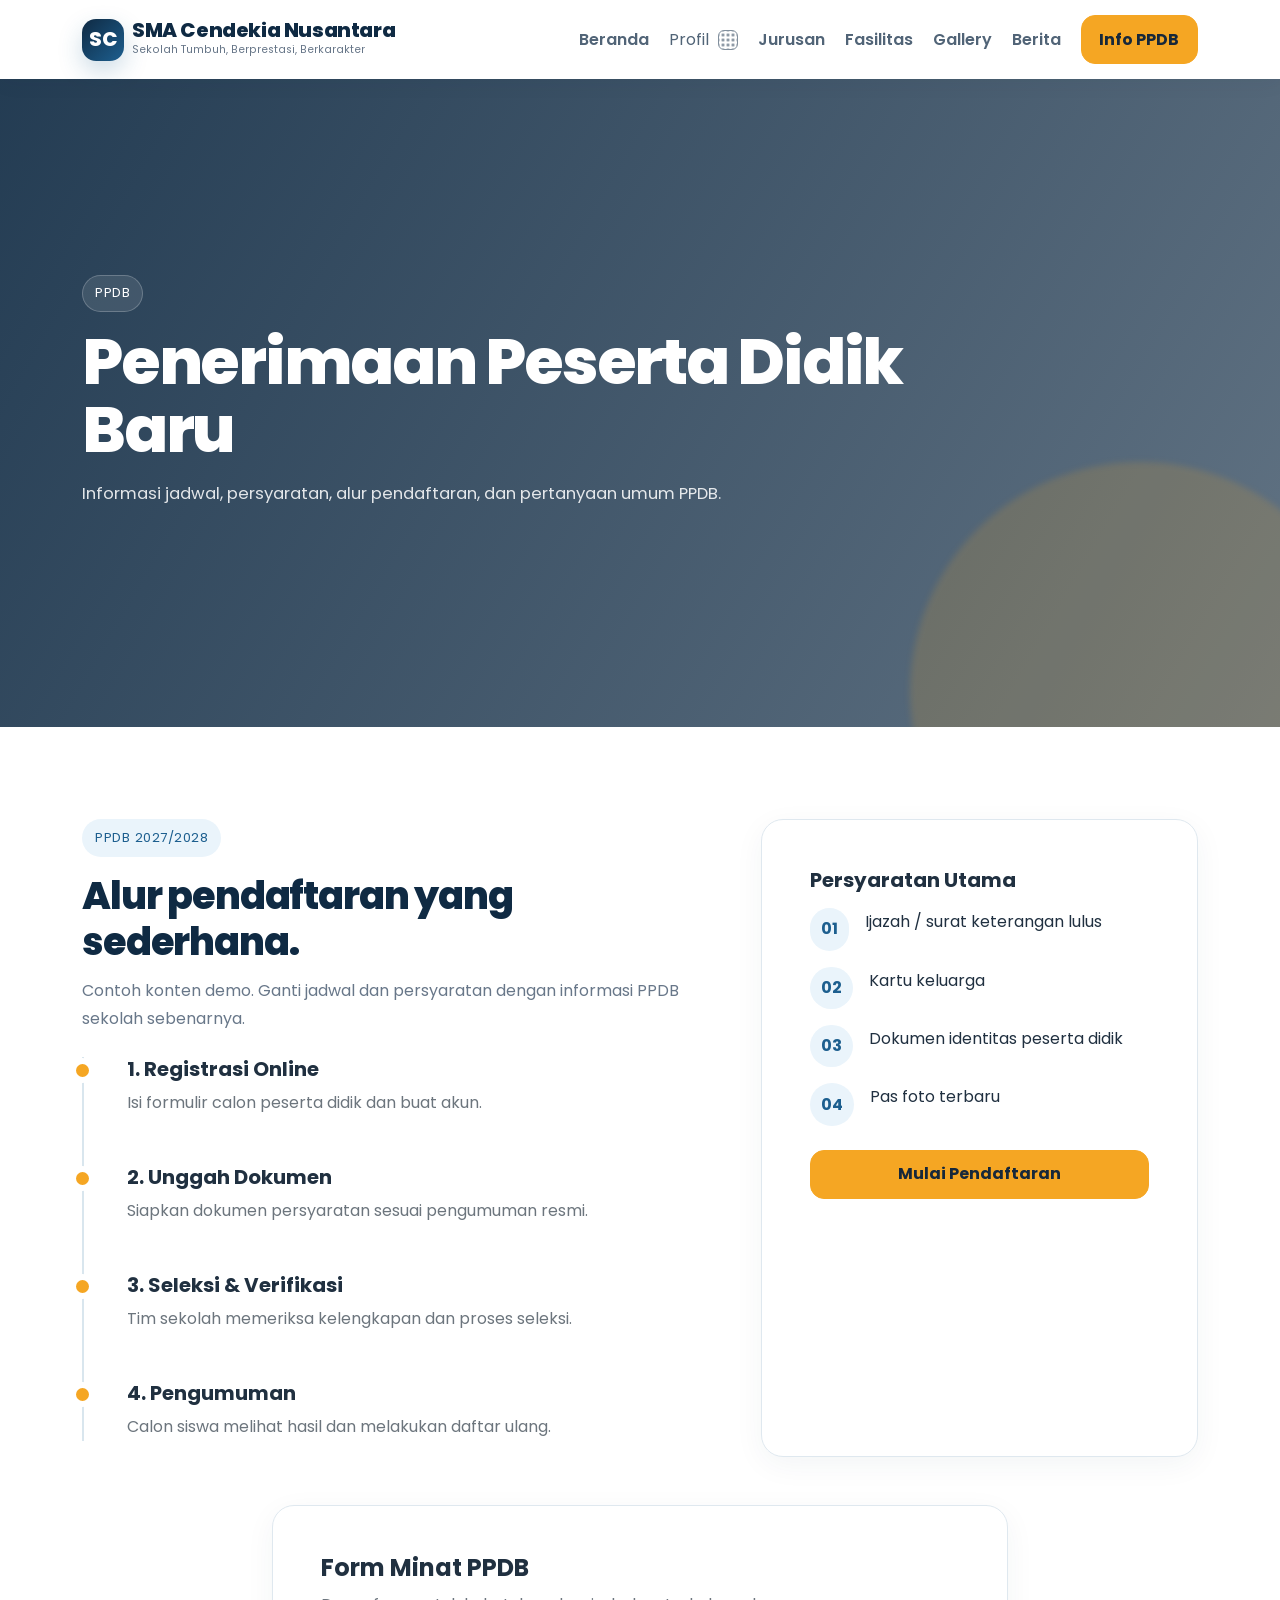
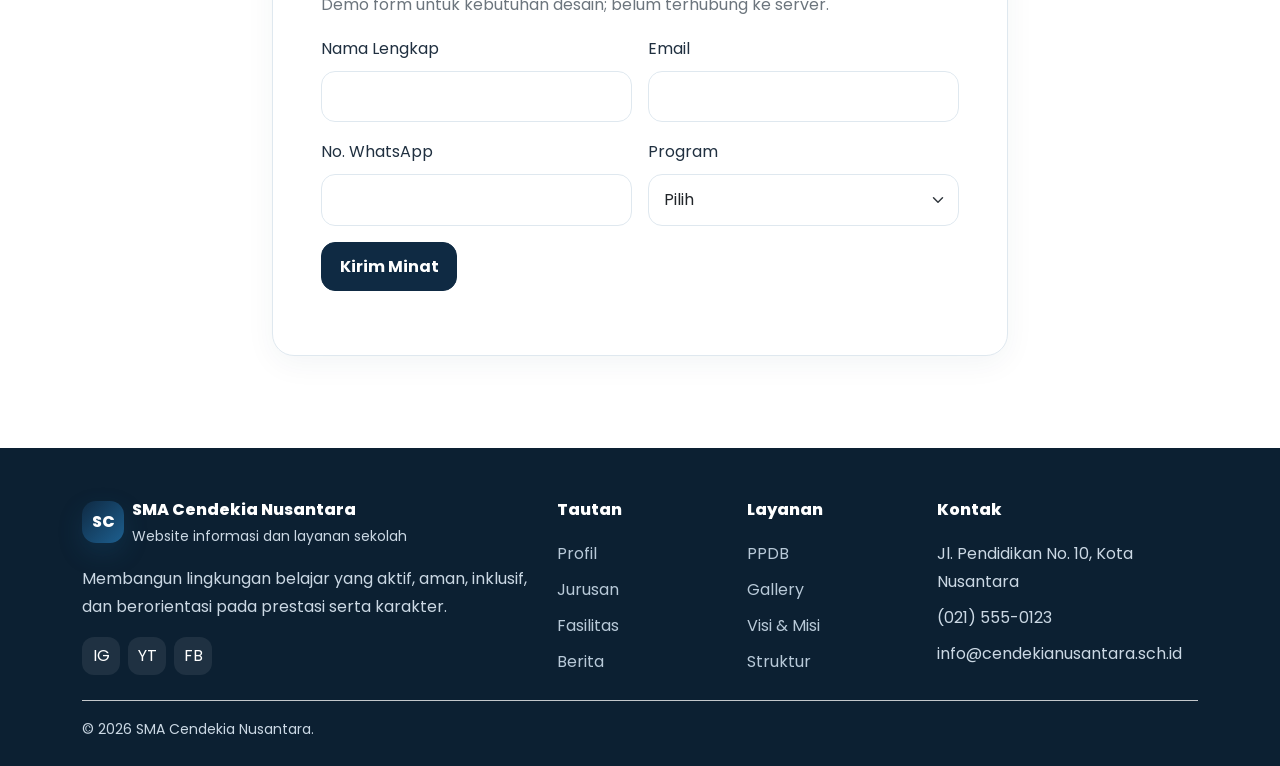
<file: ppdb.html>
<html lang="id">
<head>
<meta charset="utf-8"/>
<meta content="width=device-width, initial-scale=1" name="viewport"/>
<meta content="Website resmi SMA Cendekia Nusantara - informasi profil, akademik, kegiatan, fasilitas, berita, dan PPDB." name="description"/>
<title>PPDB | SMA Cendekia Nusantara</title>
<link href="https://fonts.googleapis.com" rel="preconnect"/>
<link crossorigin="" href="https://fonts.gstatic.com" rel="preconnect"/>
<link href="https://fonts.googleapis.com/css2?family=Poppins:wght@300;400;500;600;700;800&display=swap" rel="stylesheet"/>
<link crossorigin="anonymous" href="https://cdn.jsdelivr.net/npm/bootstrap@5.3.8/dist/css/bootstrap.min.css" integrity="sha384-sRIl4kxILFvY47J16cr9ZwB07vP4J8+LH7qKQnuqkuIAvNWLzeN8tE5YBujZqJLB" rel="stylesheet"/>
<link href="https://cdn.jsdelivr.net/npm/aos@2.3.4/dist/aos.css" rel="stylesheet"/>
<link href="style.css" rel="stylesheet"/>
</head>
<body data-page="ppdb">
<nav class="navbar navbar-expand-lg sticky-top">
  <div class="container">
    <a class="navbar-brand d-flex align-items-center gap-2" href="index.html" aria-label="SMA Cendekia Nusantara - Beranda">
      <span class="brand-mark">SC</span>
      <span><span class="brand-title d-block">SMA Cendekia Nusantara</span><span class="brand-sub">Sekolah Tumbuh, Berprestasi, Berkarakter</span></span>
    </a>
    <button class="navbar-toggler border-0 shadow-none" type="button" data-bs-toggle="collapse" data-bs-target="#mainNav" aria-controls="mainNav" aria-expanded="false" aria-label="Buka navigasi"><span class="navbar-toggler-icon"></span></button>
    <div class="collapse navbar-collapse" id="mainNav">
      <ul class="navbar-nav ms-auto align-items-lg-center gap-lg-1">
        <li class="nav-item"><a class="nav-link" href="index.html">Beranda</a></li>
        <li class="nav-item profile-dropdown">
          <button class="nav-link profile-dropdown-toggle" type="button" id="profilDropdown" aria-expanded="false" aria-haspopup="true" aria-controls="profilMenu">
            <span class="profile-current-label">Profil</span><span class="profile-grid-icon" aria-hidden="true" title="Buka pilihan Profil"></span>
          </button>
          <ul class="dropdown-menu border-0 shadow-sm rounded-4 p-2 profile-menu" id="profilMenu" aria-labelledby="profilDropdown">
            <li><a class="dropdown-item rounded-3" href="profil.html">Profil Singkat</a></li><li><a class="dropdown-item rounded-3" href="visi-misi.html">Visi &amp; Misi</a></li><li><a class="dropdown-item rounded-3" href="struktur.html">Struktur Organisasi</a></li>
          </ul>
        </li>
        <li class="nav-item"><a class="nav-link" href="jurusan.html">Jurusan</a></li>
        <li class="nav-item"><a class="nav-link" href="fasilitas.html">Fasilitas</a></li>
        <li class="nav-item"><a class="nav-link" href="gallery.html">Gallery</a></li>
        <li class="nav-item"><a class="nav-link" href="berita.html">Berita</a></li>
        <li class="nav-item ms-lg-2 mt-2 mt-lg-0"><a class="btn btn-accent btn-school" href="ppdb.html" aria-current="page">Info PPDB</a></li>
      </ul>
    </div>
  </div>
</nav>
<main>
<section class="hero parallax" id="ppdb" style="--hero-image:url('https://images.unsplash.com/photo-1529156069898-49953e39b3ac?auto=format&amp;fit=crop&amp;w=1800&amp;q=85')"><div class="container hero-content py-5"><div class="row align-items-center"><div class="col-lg-9" data-aos="fade-up"><span class="eyebrow">PPDB</span><h1 class="mt-3 mb-3">Penerimaan Peserta Didik Baru</h1><p class="mb-4">Informasi jadwal, persyaratan, alur pendaftaran, dan pertanyaan umum PPDB.</p></div></div></div></section>
<section class="section"><div class="container"><div class="row g-5"><div class="col-lg-7"><div class="section-title" data-aos="fade-up"><span class="eyebrow">PPDB 2027/2028</span><h2>Alur pendaftaran yang sederhana.</h2><p>Contoh konten demo. Ganti jadwal dan persyaratan dengan informasi PPDB sekolah sebenarnya.</p></div><div class="timeline mt-4" data-aos="fade-up"><div class="timeline-item"><h5 class="fw-bold">1. Registrasi Online</h5><p class="text-secondary">Isi formulir calon peserta didik dan buat akun.</p></div><div class="timeline-item"><h5 class="fw-bold">2. Unggah Dokumen</h5><p class="text-secondary">Siapkan dokumen persyaratan sesuai pengumuman resmi.</p></div><div class="timeline-item"><h5 class="fw-bold">3. Seleksi &amp; Verifikasi</h5><p class="text-secondary">Tim sekolah memeriksa kelengkapan dan proses seleksi.</p></div><div class="timeline-item pb-0"><h5 class="fw-bold">4. Pengumuman</h5><p class="text-secondary">Calon siswa melihat hasil dan melakukan daftar ulang.</p></div></div></div><div class="col-lg-5" data-aos="fade-left"><div class="card-school p-4 p-lg-5"><h5 class="fw-bold">Persyaratan Utama</h5><div class="d-grid gap-3 mt-3"><div class="d-flex gap-3"><span class="badge-soft">01</span><span>Ijazah / surat keterangan lulus</span></div><div class="d-flex gap-3"><span class="badge-soft">02</span><span>Kartu keluarga</span></div><div class="d-flex gap-3"><span class="badge-soft">03</span><span>Dokumen identitas peserta didik</span></div><div class="d-flex gap-3"><span class="badge-soft">04</span><span>Pas foto terbaru</span></div></div><a class="btn btn-accent btn-school w-100 mt-4" href="#form-ppdb">Mulai Pendaftaran</a></div></div></div><div class="row mt-5" id="form-ppdb"><div class="col-lg-8 mx-auto" data-aos="fade-up"><div class="card-school p-4 p-lg-5"><h4 class="fw-bold">Form Minat PPDB</h4><p class="text-secondary">Demo form untuk kebutuhan desain; belum terhubung ke server.</p><form data-demo-form=""><div class="row g-3"><div class="col-md-6"><label class="form-label">Nama Lengkap</label><input class="form-control" required=""/></div><div class="col-md-6"><label class="form-label">Email</label><input class="form-control" required="" type="email"/></div><div class="col-md-6"><label class="form-label">No. WhatsApp</label><input class="form-control" required=""/></div><div class="col-md-6"><label class="form-label">Program</label><select class="form-select" required=""><option value="">Pilih</option><option>Sains &amp; Teknologi</option><option>Sosial &amp; Humaniora</option><option>Bahasa &amp; Kreatif</option></select></div><div class="col-12"><button class="btn btn-primary btn-school" type="submit">Kirim Minat</button><div class="alert alert-success mt-3 d-none form-alert">Data demo berhasil dikirim.</div></div></div></form></div></div></div></div></section>
</main>
<footer class="pt-5 pb-4 mt-0">
  <div class="container">
    <div class="row g-4 pb-4">
      <div class="col-lg-5" data-aos="fade-up">
        <div class="d-flex align-items-center gap-2 mb-3"><span class="brand-mark">SC</span><div><div class="footer-title">SMA Cendekia Nusantara</div><small>Website informasi dan layanan sekolah</small></div></div>
        <p class="mb-3">Membangun lingkungan belajar yang aktif, aman, inklusif, dan berorientasi pada prestasi serta karakter.</p>
        <div class="d-flex gap-2"><a aria-label="Instagram" class="social" href="https://www.instagram.com/">IG</a><a aria-label="YouTube" class="social" href="https://www.youtube.com/">YT</a><a aria-label="Facebook" class="social" href="https://www.facebook.com/">FB</a></div>
      </div>
      <div class="col-6 col-lg-2" data-aos="fade-up" data-aos-delay="100"><div class="footer-title mb-3">Tautan</div><div class="d-grid gap-2"><a class="footer-link" href="profil.html">Profil</a><a class="footer-link" href="jurusan.html">Jurusan</a><a class="footer-link" href="fasilitas.html">Fasilitas</a><a class="footer-link" href="berita.html">Berita</a></div></div>
      <div class="col-6 col-lg-2" data-aos="fade-up" data-aos-delay="150"><div class="footer-title mb-3">Layanan</div><div class="d-grid gap-2"><a class="footer-link" href="ppdb.html">PPDB</a><a class="footer-link" href="gallery.html">Gallery</a><a class="footer-link" href="visi-misi.html">Visi &amp; Misi</a><a class="footer-link" href="struktur.html">Struktur</a></div></div>
      <div class="col-lg-3" data-aos="fade-up" data-aos-delay="200"><div class="footer-title mb-3">Kontak</div><p class="mb-2">Jl. Pendidikan No. 10, Kota Nusantara</p><p class="mb-2">(021) 555-0123</p><p class="mb-0">info@cendekianusantara.sch.id</p></div>
    </div>
    <div class="border-top border-secondary-subtle pt-3 d-flex flex-column flex-md-row justify-content-between gap-2 small"><span>© <span data-year></span> SMA Cendekia Nusantara.</span></div>
  </div>
</footer>
<button class="back-top" aria-label="Kembali ke atas">↑</button>
<script src="https://cdn.jsdelivr.net/npm/bootstrap@5.3.8/dist/js/bootstrap.bundle.min.js" integrity="sha384-FKyoEForCGlyvwx9Hj09JcYn3nv7wiPVlz7YYJrWVcXK/BmnVDxM+D2scQbITxI" crossorigin="anonymous"></script>
<script src="https://cdn.jsdelivr.net/npm/aos@2.3.4/dist/aos.js"></script>
<script src="script.js"></script>
</body>
</html>
</file>
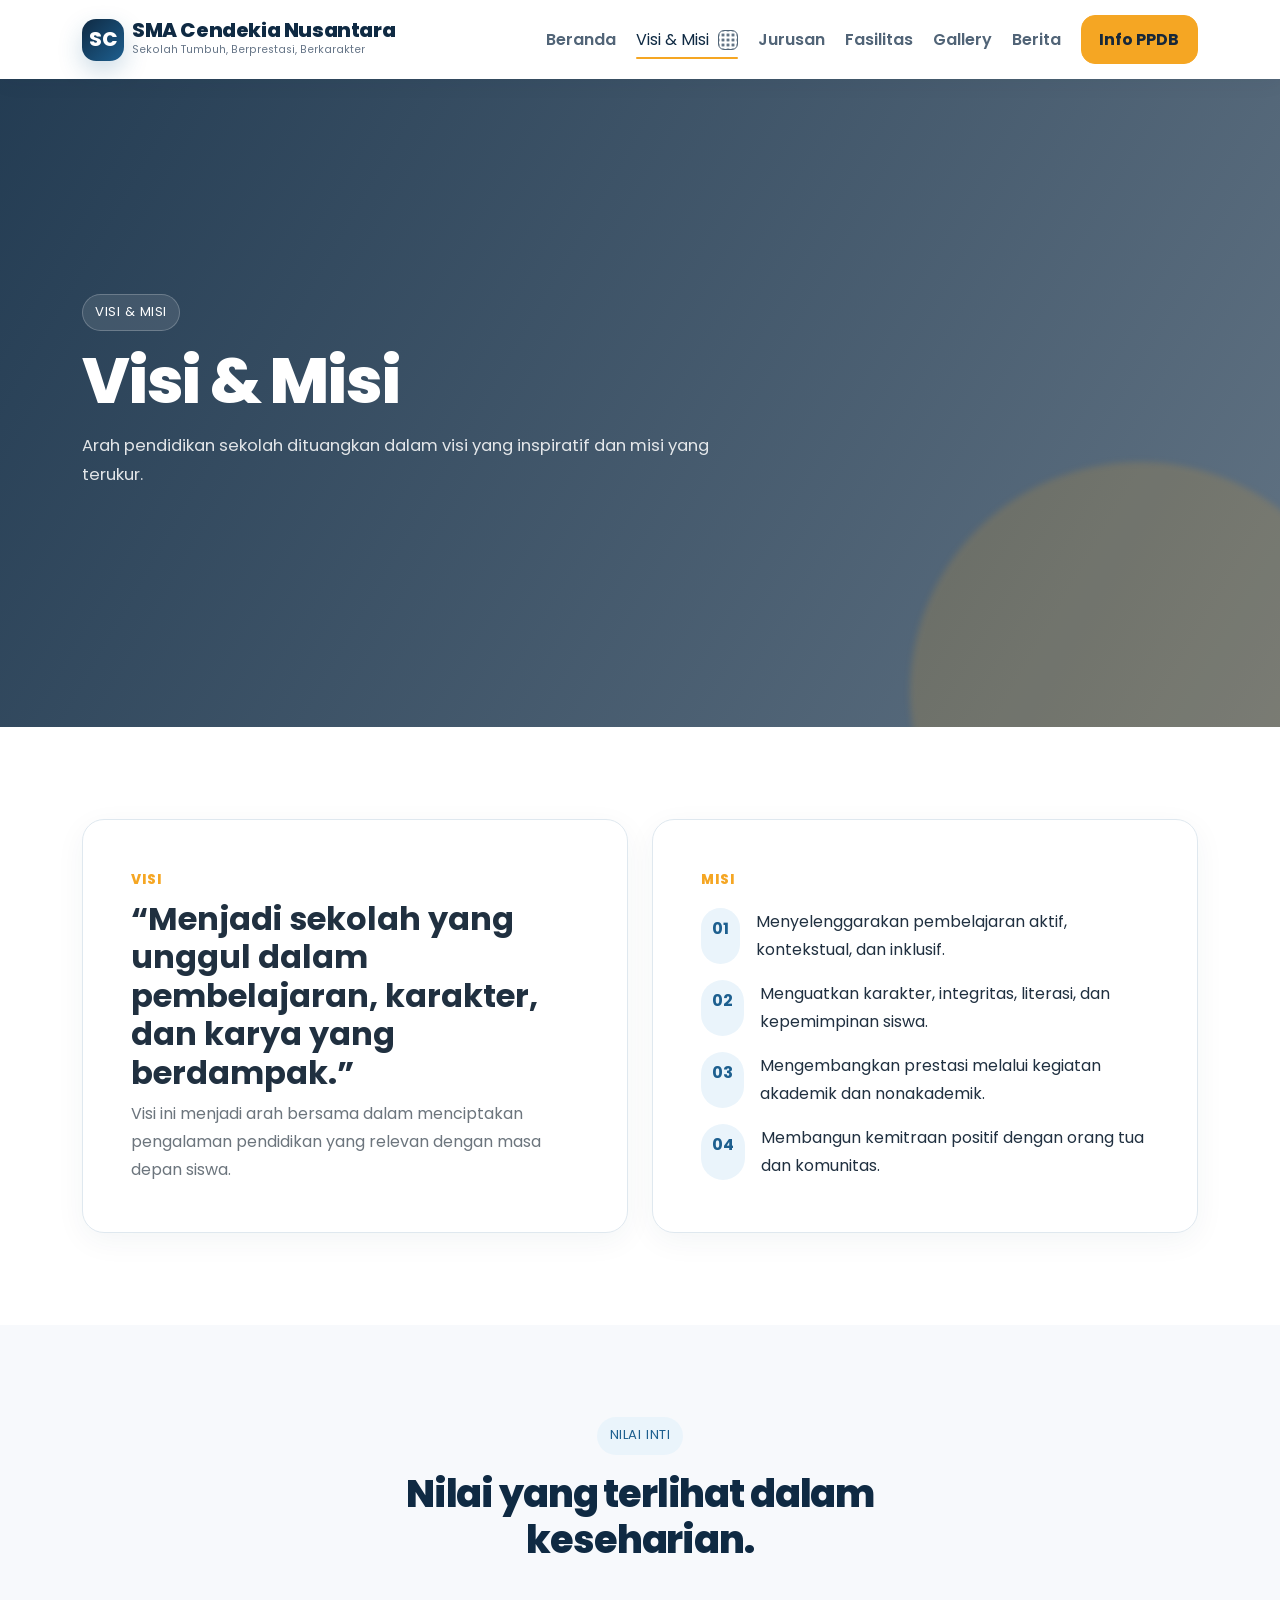
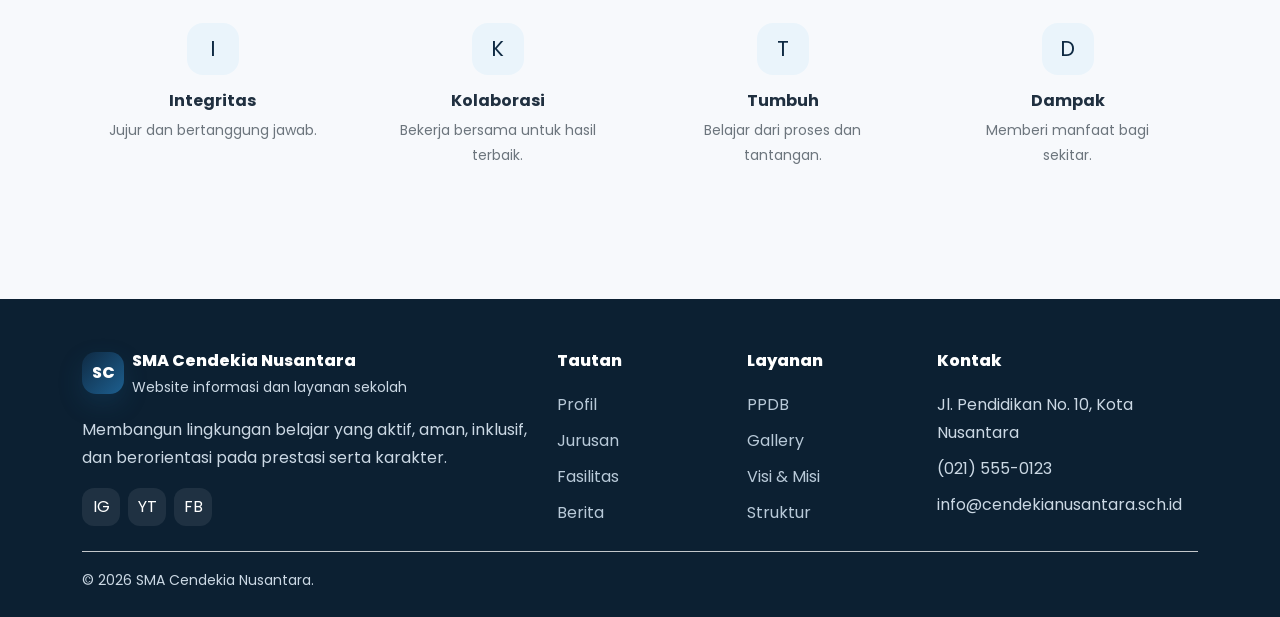
<file: visi-misi.html>
<html lang="id">
<head>
<meta charset="utf-8"/>
<meta content="width=device-width, initial-scale=1" name="viewport"/>
<meta content="Website resmi SMA Cendekia Nusantara - informasi profil, akademik, kegiatan, fasilitas, berita, dan PPDB." name="description"/>
<title>Visi & Misi | SMA Cendekia Nusantara</title>
<link href="https://fonts.googleapis.com" rel="preconnect"/>
<link crossorigin="" href="https://fonts.gstatic.com" rel="preconnect"/>
<link href="https://fonts.googleapis.com/css2?family=Poppins:wght@300;400;500;600;700;800&display=swap" rel="stylesheet"/>
<link crossorigin="anonymous" href="https://cdn.jsdelivr.net/npm/bootstrap@5.3.8/dist/css/bootstrap.min.css" integrity="sha384-sRIl4kxILFvY47J16cr9ZwB07vP4J8+LH7qKQnuqkuIAvNWLzeN8tE5YBujZqJLB" rel="stylesheet"/>
<link href="https://cdn.jsdelivr.net/npm/aos@2.3.4/dist/aos.css" rel="stylesheet"/>
<link href="style.css" rel="stylesheet"/>
</head>
<body data-page="visi-misi">
<nav class="navbar navbar-expand-lg sticky-top">
  <div class="container">
    <a class="navbar-brand d-flex align-items-center gap-2" href="index.html" aria-label="SMA Cendekia Nusantara - Beranda">
      <span class="brand-mark">SC</span>
      <span><span class="brand-title d-block">SMA Cendekia Nusantara</span><span class="brand-sub">Sekolah Tumbuh, Berprestasi, Berkarakter</span></span>
    </a>
    <button class="navbar-toggler border-0 shadow-none" type="button" data-bs-toggle="collapse" data-bs-target="#mainNav" aria-controls="mainNav" aria-expanded="false" aria-label="Buka navigasi"><span class="navbar-toggler-icon"></span></button>
    <div class="collapse navbar-collapse" id="mainNav">
      <ul class="navbar-nav ms-auto align-items-lg-center gap-lg-1">
        <li class="nav-item"><a class="nav-link" href="index.html">Beranda</a></li>
        <li class="nav-item profile-dropdown">
          <button class="nav-link profile-dropdown-toggle active" type="button" id="profilDropdown" aria-expanded="false" aria-haspopup="true" aria-controls="profilMenu">
            <span class="profile-current-label">Visi &amp; Misi</span><span class="profile-grid-icon" aria-hidden="true" title="Buka pilihan Profil"></span>
          </button>
          <ul class="dropdown-menu border-0 shadow-sm rounded-4 p-2 profile-menu" id="profilMenu" aria-labelledby="profilDropdown">
            <li><a class="dropdown-item rounded-3" href="profil.html">Profil Singkat</a></li><li><a class="dropdown-item rounded-3 active" href="visi-misi.html" aria-current="page">Visi &amp; Misi</a></li><li><a class="dropdown-item rounded-3" href="struktur.html">Struktur Organisasi</a></li>
          </ul>
        </li>
        <li class="nav-item"><a class="nav-link" href="jurusan.html">Jurusan</a></li>
        <li class="nav-item"><a class="nav-link" href="fasilitas.html">Fasilitas</a></li>
        <li class="nav-item"><a class="nav-link" href="gallery.html">Gallery</a></li>
        <li class="nav-item"><a class="nav-link" href="berita.html">Berita</a></li>
        <li class="nav-item ms-lg-2 mt-2 mt-lg-0"><a class="btn btn-accent btn-school" href="ppdb.html">Info PPDB</a></li>
      </ul>
    </div>
  </div>
</nav>
<main>
<section class="hero parallax" id="visi-misi" style="--hero-image:url('https://images.unsplash.com/photo-1509062522246-3755977927d7?auto=format&amp;fit=crop&amp;w=1800&amp;q=85')"><div class="container hero-content py-5"><div class="row align-items-center"><div class="col-lg-9" data-aos="fade-up"><span class="eyebrow">Visi &amp; Misi</span><h1 class="mt-3 mb-3">Visi &amp; Misi</h1><p class="mb-4">Arah pendidikan sekolah dituangkan dalam visi yang inspiratif dan misi yang terukur.</p></div></div></div></section>
<section class="section"><div class="container"><div class="row g-4"><div class="col-lg-6" data-aos="fade-right"><div class="card-school p-4 p-lg-5 h-100"><span class="kicker">Visi</span><h2 class="fw-bold mt-2">“Menjadi sekolah yang unggul dalam pembelajaran, karakter, dan karya yang berdampak.”</h2><p class="text-secondary mb-0">Visi ini menjadi arah bersama dalam menciptakan pengalaman pendidikan yang relevan dengan masa depan siswa.</p></div></div><div class="col-lg-6" data-aos="fade-left"><div class="card-school p-4 p-lg-5 h-100"><span class="kicker">Misi</span><div class="d-grid gap-3 mt-3"><div class="d-flex gap-3"><span class="badge-soft">01</span><span>Menyelenggarakan pembelajaran aktif, kontekstual, dan inklusif.</span></div><div class="d-flex gap-3"><span class="badge-soft">02</span><span>Menguatkan karakter, integritas, literasi, dan kepemimpinan siswa.</span></div><div class="d-flex gap-3"><span class="badge-soft">03</span><span>Mengembangkan prestasi melalui kegiatan akademik dan nonakademik.</span></div><div class="d-flex gap-3"><span class="badge-soft">04</span><span>Membangun kemitraan positif dengan orang tua dan komunitas.</span></div></div></div></div></div></div></section>
<section class="section section-soft"><div class="container"><div class="section-title text-center mx-auto" data-aos="fade-up"><span class="eyebrow">Nilai Inti</span><h2>Nilai yang terlihat dalam keseharian.</h2></div><div class="row g-4 mt-2"><div class="col-sm-6 col-lg-3" data-aos="zoom-in"><div class="text-center p-4"><div class="icon-box mx-auto mb-3">I</div><h6 class="fw-bold">Integritas</h6><p class="text-secondary small">Jujur dan bertanggung jawab.</p></div></div><div class="col-sm-6 col-lg-3" data-aos="zoom-in" data-aos-delay="100"><div class="text-center p-4"><div class="icon-box mx-auto mb-3">K</div><h6 class="fw-bold">Kolaborasi</h6><p class="text-secondary small">Bekerja bersama untuk hasil terbaik.</p></div></div><div class="col-sm-6 col-lg-3" data-aos="zoom-in" data-aos-delay="200"><div class="text-center p-4"><div class="icon-box mx-auto mb-3">T</div><h6 class="fw-bold">Tumbuh</h6><p class="text-secondary small">Belajar dari proses dan tantangan.</p></div></div><div class="col-sm-6 col-lg-3" data-aos="zoom-in" data-aos-delay="300"><div class="text-center p-4"><div class="icon-box mx-auto mb-3">D</div><h6 class="fw-bold">Dampak</h6><p class="text-secondary small">Memberi manfaat bagi sekitar.</p></div></div></div></div></section>
</main>
<footer class="pt-5 pb-4 mt-0">
  <div class="container">
    <div class="row g-4 pb-4">
      <div class="col-lg-5" data-aos="fade-up">
        <div class="d-flex align-items-center gap-2 mb-3"><span class="brand-mark">SC</span><div><div class="footer-title">SMA Cendekia Nusantara</div><small>Website informasi dan layanan sekolah</small></div></div>
        <p class="mb-3">Membangun lingkungan belajar yang aktif, aman, inklusif, dan berorientasi pada prestasi serta karakter.</p>
        <div class="d-flex gap-2"><a aria-label="Instagram" class="social" href="https://www.instagram.com/">IG</a><a aria-label="YouTube" class="social" href="https://www.youtube.com/">YT</a><a aria-label="Facebook" class="social" href="https://www.facebook.com/">FB</a></div>
      </div>
      <div class="col-6 col-lg-2" data-aos="fade-up" data-aos-delay="100"><div class="footer-title mb-3">Tautan</div><div class="d-grid gap-2"><a class="footer-link" href="profil.html">Profil</a><a class="footer-link" href="jurusan.html">Jurusan</a><a class="footer-link" href="fasilitas.html">Fasilitas</a><a class="footer-link" href="berita.html">Berita</a></div></div>
      <div class="col-6 col-lg-2" data-aos="fade-up" data-aos-delay="150"><div class="footer-title mb-3">Layanan</div><div class="d-grid gap-2"><a class="footer-link" href="ppdb.html">PPDB</a><a class="footer-link" href="gallery.html">Gallery</a><a class="footer-link" href="visi-misi.html">Visi &amp; Misi</a><a class="footer-link" href="struktur.html">Struktur</a></div></div>
      <div class="col-lg-3" data-aos="fade-up" data-aos-delay="200"><div class="footer-title mb-3">Kontak</div><p class="mb-2">Jl. Pendidikan No. 10, Kota Nusantara</p><p class="mb-2">(021) 555-0123</p><p class="mb-0">info@cendekianusantara.sch.id</p></div>
    </div>
    <div class="border-top border-secondary-subtle pt-3 d-flex flex-column flex-md-row justify-content-between gap-2 small"><span>© <span data-year></span> SMA Cendekia Nusantara.</span></div>
  </div>
</footer>
<button class="back-top" aria-label="Kembali ke atas">↑</button>
<script src="https://cdn.jsdelivr.net/npm/bootstrap@5.3.8/dist/js/bootstrap.bundle.min.js" integrity="sha384-FKyoEForCGlyvwx9Hj09JcYn3nv7wiPVlz7YYJrWVcXK/BmnVDxM+D2scQbITxI" crossorigin="anonymous"></script>
<script src="https://cdn.jsdelivr.net/npm/aos@2.3.4/dist/aos.js"></script>
<script src="script.js"></script>
</body>
</html>
</file>
<file: style.css>
:root {
  --navy: #0f2a43;
  --blue: #1d5f8f;
  --sky: #eaf4fb;
  --orange: #f5a623;
  --gold: #d29b35;
  --ink: #203040;
  --muted: #687789;
  --white: #fff;
  --soft: #f7f9fc;
  --line: #dfe8ef;
  --shadow: 0 16px 40px rgba(15, 42, 67, .09);
  --radius: 22px;
}
html { scroll-behavior: smooth; }
body { font-family:'Poppins',system-ui,-apple-system,sans-serif; color:var(--ink); background:#fff; line-height:1.75; }
a { color:inherit; text-decoration:none; }
img { max-width:100%; display:block; }
.navbar { --bs-navbar-padding-y:.85rem; background:rgba(255,255,255,.95); backdrop-filter:blur(12px); box-shadow:0 4px 20px rgba(15,42,67,.05); transition:.3s ease; }
.navbar.scrolled { box-shadow:0 12px 28px rgba(15,42,67,.12); padding-top:.55rem; padding-bottom:.55rem; }
.brand-mark { width:42px;height:42px;border-radius:14px;background:linear-gradient(135deg,var(--navy),var(--blue));color:white;display:grid;place-items:center;font-weight:800;box-shadow:0 10px 24px rgba(29,95,143,.22); }
.brand-title { font-weight:800;color:var(--navy);letter-spacing:-.02em;line-height:1.1; }
.brand-sub { font-size:.67rem;color:var(--muted); }
.nav-link { font-weight:600;color:#516477 !important;position:relative; }
.nav-link:hover,.nav-link.active { color:var(--navy) !important; }
.nav-link.active::after { content:'';position:absolute;left:.5rem;right:.5rem;bottom:.15rem;height:2px;background:var(--orange);border-radius:50px; }
.btn-school { border-radius:14px;padding:.72rem 1.1rem;font-weight:700; }
.btn-primary { background:var(--navy);border-color:var(--navy); }
.btn-primary:hover { background:#0a2034;border-color:#0a2034;transform:translateY(-2px); }
.btn-accent { background:var(--orange);border-color:var(--orange);color:#17283a; }
.btn-accent:hover { background:#e79a13;border-color:#e79a13;color:#17283a;transform:translateY(-2px); }
.hero { min-height:72vh;position:relative;overflow:hidden;color:white;display:flex;align-items:center;background:linear-gradient(120deg,rgba(15,42,67,.92),rgba(15,42,67,.64)),var(--hero-image) center center/cover no-repeat;background-attachment:fixed;background-repeat:no-repeat;will-change:background-position; }
.hero.parallax { background-attachment:fixed; background-position:center center; }
.hero::before { content:'';position:absolute;inset:auto -7% -30% auto;width:460px;height:460px;border-radius:50%;background:rgba(245,166,35,.16);filter:blur(3px); }
.hero-content { position:relative;z-index:2; }
.eyebrow { display:inline-flex;gap:.5rem;align-items:center;padding:.4rem .75rem;border:1px solid rgba(255,255,255,.22);background:rgba(255,255,255,.10);border-radius:99px;font-size:.82rem;letter-spacing:.04em;text-transform:uppercase; }
.hero h1 { font-weight:800;letter-spacing:-.035em;font-size:clamp(2.3rem,5vw,4.7rem);line-height:1.05; }
.hero p { color:rgba(255,255,255,.86);max-width:680px;font-size:1.04rem; }
.hero-stat { background:rgba(255,255,255,.1);border:1px solid rgba(255,255,255,.16);padding:1rem 1.15rem;border-radius:18px;backdrop-filter:blur(8px); }
.section { padding:92px 0; }
.section-soft { background:var(--soft); }
.section-title { max-width:680px; }
.section-title .eyebrow { color:var(--blue);background:var(--sky);border-color:transparent; }
.section-title h2 { margin:1rem 0 .75rem;color:var(--navy);font-weight:800;letter-spacing:-.03em;font-size:clamp(1.9rem,3vw,3rem); }
.section-title p { color:var(--muted); }
.card-school { background:white;border:1px solid var(--line);border-radius:var(--radius);box-shadow:0 8px 30px rgba(20,50,80,.05);transition:.3s ease;overflow:hidden;height:100%; }
.card-school:hover { transform:translateY(-8px);box-shadow:var(--shadow); }
.icon-box { width:52px;height:52px;border-radius:16px;display:grid;place-items:center;background:var(--sky);color:var(--navy);font-size:1.3rem; }
.quick-link { padding:1rem 1.1rem;border-radius:16px;border:1px solid var(--line);background:white;transition:.3s ease; }
.quick-link:hover { transform:translateY(-4px);border-color:#bfd6e7;box-shadow:var(--shadow); }
.stat-number { font-weight:800;color:var(--navy);font-size:2rem;line-height:1; }
.kicker { color:var(--orange);font-weight:800;font-size:.85rem;text-transform:uppercase;letter-spacing:.08em; }
.object-cover { width:100%;height:100%;object-fit:cover; }
.ratio-card { aspect-ratio:4/3;overflow:hidden;border-radius:22px; }
.gallery-card { position:relative;overflow:hidden;border-radius:20px; }
.gallery-card img { aspect-ratio:4/3;object-fit:cover;transition:.45s ease; }
.gallery-card:hover img { transform:scale(1.06); }
.gallery-overlay { position:absolute;inset:auto 0 0;padding:1rem;color:white;background:linear-gradient(transparent,rgba(0,0,0,.72)); }
.badge-soft { background:var(--sky);color:var(--blue);padding:.45rem .7rem;border-radius:99px;font-weight:700; }
.table-school { border-color:var(--line); }
.table-school thead th { background:var(--navy);color:white;border:none; }
.timeline { position:relative;padding-left:1.5rem;border-left:2px solid #d9e6ee; }
.timeline-item { position:relative;padding:0 0 2rem 1.2rem; }
.timeline-item::before { content:'';position:absolute;width:13px;height:13px;border-radius:50%;background:var(--orange);left:-2rem;top:.45rem;box-shadow:0 0 0 6px #fff; }
.person-card img { aspect-ratio:1/1;object-fit:cover; }
.quote-card { border-left:5px solid var(--orange); }
.cta-band { border-radius:30px;background:linear-gradient(120deg,var(--navy),var(--blue));color:white;padding:3rem;overflow:hidden;position:relative; }
.cta-band::after { content:'';position:absolute;width:290px;height:290px;border-radius:50%;right:-80px;top:-100px;background:rgba(245,166,35,.2); }
footer { background:#0c2032;color:#cbd8e4; }
footer h5,footer .footer-title { color:white;font-weight:800; }
.footer-link { color:#b8c9d8;transition:.2s ease; }
.footer-link:hover { color:white;padding-left:4px; }
.social { width:38px;height:38px;display:grid;place-items:center;border-radius:12px;background:rgba(255,255,255,.08);color:white;transition:.25s ease; }
.social:hover { background:var(--orange);color:#17283a;transform:translateY(-3px); }
.parallax-divider { min-height:360px;background:linear-gradient(rgba(15,42,67,.67),rgba(15,42,67,.67)),var(--image) center/cover fixed;display:flex;align-items:center;color:white; }
.breadcrumb-wrap { background:#eef5f9; }
.breadcrumb { margin:0; }
.accordion-button { font-weight:700;color:var(--navy); }
.accordion-button:not(.collapsed) { background:var(--sky);color:var(--navy); }
.form-control,.form-select { border-radius:14px;padding:.8rem .95rem;border-color:var(--line); }
.form-control:focus,.form-select:focus { border-color:#8fb9d6;box-shadow:0 0 0 .2rem rgba(29,95,143,.1); }
.filter-btn { border:1px solid var(--line);background:white;border-radius:999px;padding:.55rem .9rem;font-weight:700;color:#5c6f80; }
.filter-btn.active,.filter-btn:hover { background:var(--navy);color:white;border-color:var(--navy); }
.wire-box { border:2px dashed #b8c9d5;background:#f8fbfd;min-height:90px;display:grid;place-items:center;color:#6a7d8f;border-radius:14px;font-weight:700;text-align:center; }
.wire-box.hero-box { min-height:220px;background:#eef5f9; }
.wire-section { border:1px solid #cad9e2;background:white;border-radius:22px;padding:1.25rem; }
.back-top { width:46px;height:46px;position:fixed;right:20px;bottom:20px;z-index:50;border:0;border-radius:50%;background:var(--navy);color:#fff;box-shadow:var(--shadow);opacity:0;pointer-events:none;transition:.25s ease; }
.back-top.show { opacity:1;pointer-events:auto; }

@media (max-width:767.98px) {
  .hero.parallax {
    background-attachment:scroll;
  }
}

.profile-dropdown { position:relative; }
.profile-dropdown-toggle {
  border:0;
  background:transparent;
  cursor:pointer;
  padding:.5rem 1rem;
  text-align:left;
  display:inline-flex;
  align-items:center;
  gap:.55rem;
  font:inherit;
  line-height:inherit;
  position:relative;
}
.profile-dropdown-toggle:hover,
.profile-dropdown-toggle:focus-visible {
  color:var(--navy) !important;
}
.profile-dropdown-toggle.active::after {
  content:'';
  position:absolute;
  left:.5rem;
  right:.5rem;
  bottom:.15rem;
  height:2px;
  background:var(--orange);
  border-radius:50px;
}
.profile-grid-icon {
  width:20px;
  height:20px;
  flex:0 0 20px;
  border:1px solid currentColor;
  border-radius:6px;
  opacity:.72;
  background-image:radial-gradient(circle,currentColor 1.35px,transparent 1.5px);
  background-size:5px 5px;
  background-position:center;
  transition:transform .22s ease, opacity .22s ease, background-color .22s ease;
}
.profile-dropdown-toggle:hover .profile-grid-icon,
.profile-dropdown-toggle:focus-visible .profile-grid-icon {
  opacity:1;
  background-color:var(--sky);
}
.profile-dropdown.open .profile-grid-icon { transform:rotate(45deg); }
.profile-menu {
  display:none;
  position:absolute;
  top:calc(100% + .45rem);
  right:0;
  z-index:5000;
  min-width:250px;
  margin:0 !important;
  padding:.5rem;
  border:1px solid var(--line) !important;
  border-radius:16px;
  background:#fff;
  box-shadow:0 18px 40px rgba(15,42,67,.14) !important;
}
.profile-dropdown.open > .profile-menu { display:block; }
.profile-menu .dropdown-item {
  color:var(--ink);
  font-weight:600;
  padding:.72rem .9rem;
  border-radius:12px;
  transition:.2s ease;
}
.profile-menu .dropdown-item:hover,
.profile-menu .dropdown-item:focus {
  color:var(--navy);
  background:var(--sky);
  transform:translateX(2px);
}
.profile-menu .dropdown-item.active,
.profile-menu .dropdown-item[aria-current="page"] {
  background:var(--sky);
  color:var(--navy);
  font-weight:800;
}
@media (max-width:991.98px) {
  .profile-dropdown-toggle {
    width:100%;
    justify-content:flex-start;
    padding-left:1rem;
    padding-right:1rem;
  }
  .profile-dropdown-toggle.active::after { display:none; }
  .profile-menu {
    position:static;
    width:100%;
    min-width:0;
    margin-top:.25rem !important;
    padding:.35rem 0 .5rem !important;
    border:0 !important;
    box-shadow:none !important;
    background:transparent;
  }
  .profile-menu .dropdown-item { padding:.75rem 1.25rem; }
}
</file>
